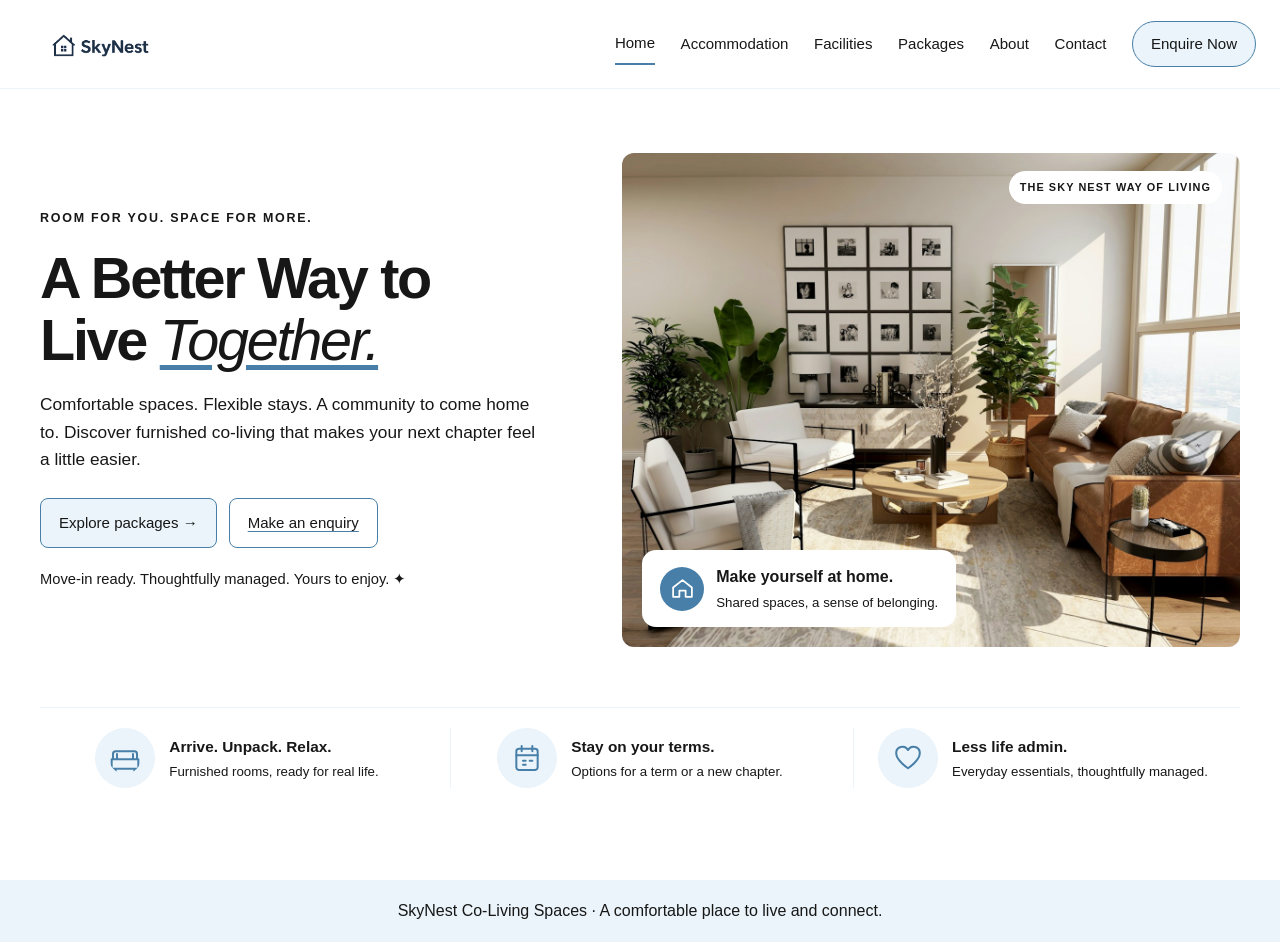
<file: website/index.html>
<!DOCTYPE html>
<html lang="en">
<head>
    <meta charset="UTF-8">
    <meta name="viewport" content="width=device-width, initial-scale=1.0">
    <title>SkyNest Co-Living Spaces</title>
    <link rel="stylesheet" href="style1.css">
</head>
<body>
    <header id="top">
        <div class="header-inner">
            <a class="brand" href="#top" aria-label="SkyNest home">
                <img src="assets/SkyNest House Logo.png" alt="SkyNest">
            </a>
            <nav aria-label="Main navigation">
                <a class="active" href="#top" aria-current="page">Home</a>
                <a href="accommodation.html#accommodation">Accommodation</a>
                <a href="facilities.html">Facilities</a>
                <a href="packages.html">Packages</a>
                <a href="about.html">About</a>
                <a href="contact.html">Contact</a>
                <a class="header-enquire" href="contact.html">Enquire Now</a>
            </nav>
        </div>
    </header>

    <main class="container">
        <section id="about" class="intro">
            <div class="hero-copy">
                <p class="eyebrow">ROOM FOR YOU. SPACE FOR MORE.</p>
                <h1>A Better Way to Live <em>Together.</em></h1>
                <p class="hero-description">Comfortable spaces. Flexible stays. A community to come home to. Discover furnished co-living that makes your next chapter feel a little easier.</p>
                <div class="hero-actions">
                    <a class="button-link" href="packages.html#packages">Explore packages <span aria-hidden="true">→</span></a>
                    <a class="button-link button-secondary" href="contact.html">Make an enquiry</a>
                </div>
                <p class="hero-supporting">Move-in ready. Thoughtfully managed. Yours to enjoy. <span aria-hidden="true">✦</span></p>
            </div>
            <div class="hero-visual">
                <img class="hero-image" src="assets/about-living-room.jpg" alt="A bright shared living room with comfortable seating and large windows">
                <p class="image-label">THE SKY NEST WAY OF LIVING</p>
                <div class="image-card">
                    <span class="image-card-icon" aria-hidden="true">
                        <svg viewBox="0 0 24 24"><path d="M3 11 12 4l9 7v9h-6v-6H9v6H3z"></path></svg>
                    </span>
                    <span class="image-card-copy">
                    <strong>Make yourself at home.</strong>
                    <span>Shared spaces, a sense of belonging.</span>
                    </span>
                </div>
            </div>
        </section>

        <section class="benefits" aria-label="SkyNest benefits">
            <div class="benefit">
                <svg aria-hidden="true" viewBox="0 0 24 24"><path d="M3 13V9a2 2 0 0 1 2-2h14a2 2 0 0 1 2 2v4M2 13h20v7H2zM5 20v2m14-2v2M6 13V9m12 4V9"></path></svg>
                <span><strong>Arrive. Unpack. Relax.</strong><small>Furnished rooms, ready for real life.</small></span>
            </div>
            <div class="benefit">
                <svg aria-hidden="true" viewBox="0 0 24 24"><rect x="4" y="5" width="16" height="16" rx="2"></rect><path d="M8 3v4m8-4v4M4 10h16m-11 4h2m3 0h2m-7 3h2"></path></svg>
                <span><strong>Stay on your terms.</strong><small>Options for a term or a new chapter.</small></span>
            </div>
            <div class="benefit">
                <svg aria-hidden="true" viewBox="0 0 24 24"><path d="M20.8 8.7c0 5.2-8.8 11-8.8 11s-8.8-5.8-8.8-11A4.7 4.7 0 0 1 12 6a4.7 4.7 0 0 1 8.8 2.7Z"></path></svg>
                <span><strong>Less life admin.</strong><small>Everyday essentials, thoughtfully managed.</small></span>
            </div>
        </section>

    </main>

    <footer>
        <p>SkyNest Co-Living Spaces · A comfortable place to live and connect.</p>
    </footer>
</body>
</html>
</file>
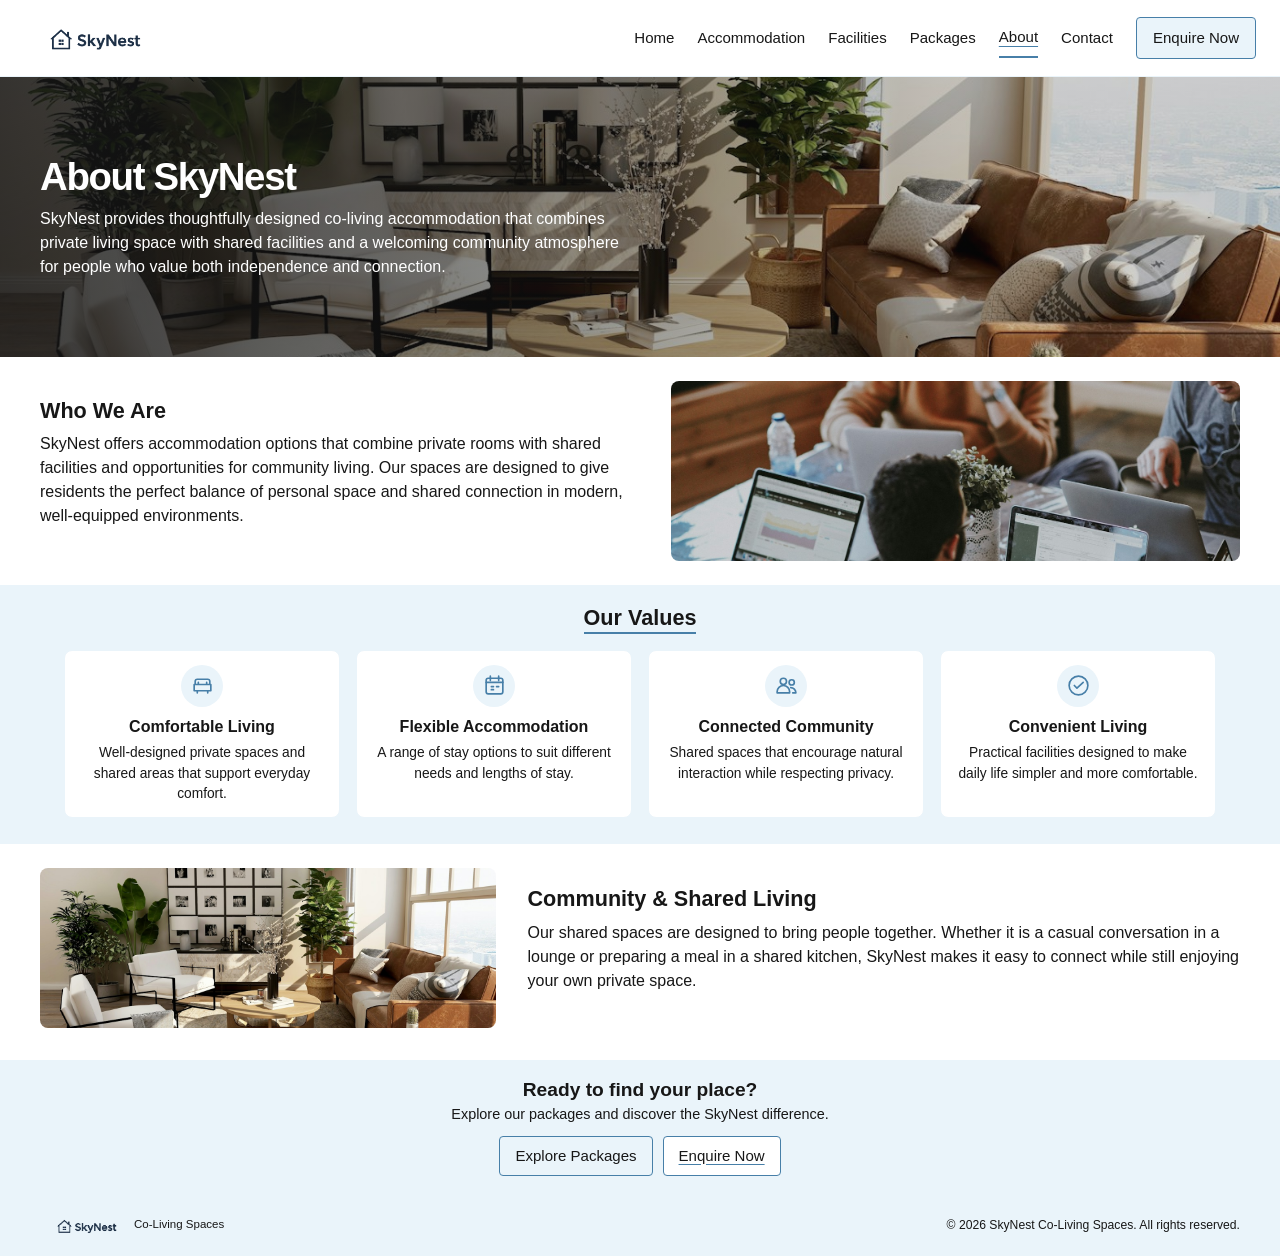
<file: website/about.html>
<!DOCTYPE html>
<html lang="en">
<head>
    <meta charset="UTF-8">
    <meta name="viewport" content="width=device-width, initial-scale=1.0">
    <title>About SkyNest</title>
    <link rel="stylesheet" href="pages.css">
</head>
<body class="subpage">
    <header class="subpage-header">
        <div class="subpage-header-inner">
            <a class="subpage-brand" href="index.html#top" aria-label="SkyNest home">
                <img src="assets/SkyNest House Logo.png" alt="SkyNest">
            </a>
            <nav class="subpage-nav" aria-label="Main navigation">
                <a href="index.html#top">Home</a>
                <a href="accommodation.html#accommodation">Accommodation</a>
                <a href="facilities.html#facilities">Facilities</a>
                <a href="packages.html#packages">Packages</a>
                <a class="current" href="about.html#about" aria-current="page">About</a>
                <a href="contact.html#contact">Contact</a>
                <a class="subpage-enquire" href="contact.html#contact">Enquire Now</a>
            </nav>
        </div>
    </header>

    <main class="subpage-main about-page">
        <section class="about-banner" id="about">
            <img src="assets/about-living-room.jpg" alt="A warm shared living room with a comfortable seating area">
            <div class="about-banner-copy">
                <h1>About SkyNest</h1>
                <p>SkyNest provides thoughtfully designed co-living accommodation that combines private living space with shared facilities and a welcoming community atmosphere for people who value both independence and connection.</p>
            </div>
        </section>

        <div class="about-content">
        <section class="about-intro subpage-section">
            <div>
                <h2>Who We Are</h2>
                <p>SkyNest offers accommodation options that combine private rooms with shared facilities and opportunities for community living. Our spaces are designed to give residents the perfect balance of personal space and shared connection in modern, well-equipped environments.</p>
            </div>
            <img src="assets/about-community.jpg" alt="People working together in a bright shared workspace">
        </section>

        <section class="values-section" aria-labelledby="values-heading">
            <h2 id="values-heading">Our Values</h2>
            <div class="value-grid">
                <article class="value-card">
                    <span class="value-icon" aria-hidden="true">
                        <svg viewBox="0 0 24 24"><path d="M5 11V8a2 2 0 0 1 2-2h10a2 2 0 0 1 2 2v3M4 11h16v6H4zM7 17v2m10-2v2M8 11V9m8 2V9"></path></svg>
                    </span>
                    <h3>Comfortable Living</h3>
                    <p>Well-designed private spaces and shared areas that support everyday comfort.</p>
                </article>
                <article class="value-card">
                    <span class="value-icon" aria-hidden="true">
                        <svg viewBox="0 0 24 24"><rect x="4" y="5" width="16" height="15" rx="2"></rect><path d="M8 3v4m8-4v4M4 9h16m-11 4h2m3 0h2m-7 3h2"></path></svg>
                    </span>
                    <h3>Flexible Accommodation</h3>
                    <p>A range of stay options to suit different needs and lengths of stay.</p>
                </article>
                <article class="value-card">
                    <span class="value-icon" aria-hidden="true">
                        <svg viewBox="0 0 24 24"><circle cx="9" cy="8" r="3"></circle><circle cx="17" cy="9" r="2.5"></circle><path d="M3 19v-1a6 6 0 0 1 12 0v1zm13-5a5 5 0 0 1 5 5h-3"></path></svg>
                    </span>
                    <h3>Connected Community</h3>
                    <p>Shared spaces that encourage natural interaction while respecting privacy.</p>
                </article>
                <article class="value-card">
                    <span class="value-icon" aria-hidden="true">
                        <svg viewBox="0 0 24 24"><circle cx="12" cy="12" r="9"></circle><path d="m8 12 2.5 2.5L16.5 9"></path></svg>
                    </span>
                    <h3>Convenient Living</h3>
                    <p>Practical facilities designed to make daily life simpler and more comfortable.</p>
                </article>
            </div>
        </section>

        <section class="community-section subpage-section">
            <img src="assets/about-living-room.jpg" alt="A bright communal lounge for relaxing and socialising">
            <div>
                <h2>Community &amp; Shared Living</h2>
                <p>Our shared spaces are designed to bring people together. Whether it is a casual conversation in a lounge or preparing a meal in a shared kitchen, SkyNest makes it easy to connect while still enjoying your own private space.</p>
            </div>
        </section>

        <section class="subpage-cta">
            <h2>Ready to find your place?</h2>
            <p>Explore our packages and discover the SkyNest difference.</p>
            <div class="subpage-actions">
                <a class="subpage-button" href="packages.html#packages">Explore Packages</a>
                <a class="subpage-button subpage-button-outline" href="contact.html#contact">Enquire Now</a>
            </div>
        </section>
        </div>
    </main>

    <footer class="subpage-footer">
        <a href="index.html#top" aria-label="SkyNest home"><img src="assets/SkyNest House Logo.png" alt="SkyNest"></a>
        <span>Co-Living Spaces</span>
        <small>© 2026 SkyNest Co-Living Spaces. All rights reserved.</small>
    </footer>
</body>
</html>
</file>
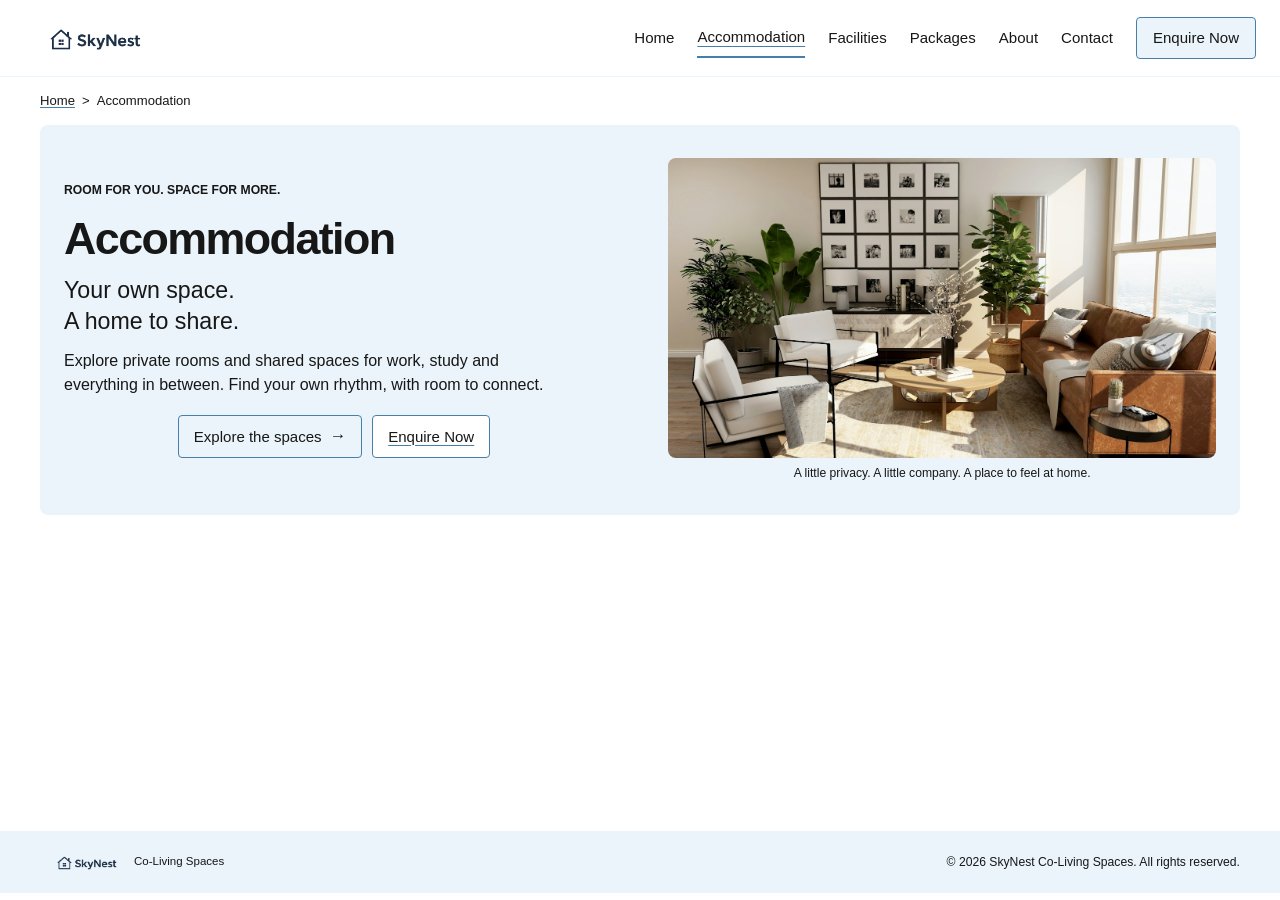
<file: website/accommodation.html>
<!DOCTYPE html>
<html lang="en">
<head>
    <meta charset="UTF-8">
    <meta name="viewport" content="width=device-width, initial-scale=1.0">
    <title>Accommodation | SkyNest</title>
    <link rel="stylesheet" href="pages.css">
</head>
<body class="subpage">
    <header class="subpage-header">
        <div class="subpage-header-inner">
            <a class="subpage-brand" href="index.html#top" aria-label="SkyNest home">
                <img src="assets/SkyNest House Logo.png" alt="SkyNest">
            </a>
            <nav class="subpage-nav" aria-label="Main navigation">
                <a href="index.html#top">Home</a>
                <a class="current" href="accommodation.html#accommodation" aria-current="page">Accommodation</a>
                <a href="facilities.html#facilities">Facilities</a>
                <a href="packages.html#packages">Packages</a>
                <a href="about.html#about">About</a>
                <a href="contact.html#contact">Contact</a>
                <a class="subpage-enquire" href="contact.html#contact">Enquire Now</a>
            </nav>
        </div>
    </header>

    <main class="subpage-main accommodation-page" id="accommodation">
        <nav class="accommodation-breadcrumb" aria-label="Breadcrumb">
            <a href="index.html#top">Home</a>
            <span aria-hidden="true">&gt;</span>
            <span aria-current="page">Accommodation</span>
        </nav>

        <section class="accommodation-hero" aria-labelledby="accommodation-heading">
            <div class="accommodation-copy">
                <p class="accommodation-eyebrow">ROOM FOR YOU. SPACE FOR MORE.</p>
                <h1 id="accommodation-heading">Accommodation</h1>
                <p class="accommodation-tagline">Your own space.<br>A home to share.</p>
                <p class="accommodation-description">Explore private rooms and shared spaces for work, study and everything in between. Find your own rhythm, with room to connect.</p>
                <div class="subpage-actions accommodation-actions">
                    <a class="subpage-button" href="facilities.html#facilities">Explore the spaces <span aria-hidden="true">→</span></a>
                    <a class="subpage-button subpage-button-outline" href="contact.html#contact">Enquire Now</a>
                </div>
            </div>
            <figure class="accommodation-visual">
                <img src="assets/about-living-room.jpg" alt="Bright shared living room with seating and large windows">
                <figcaption>A little privacy. A little company. A place to feel at home.</figcaption>
            </figure>
        </section>
    </main>

    <footer class="subpage-footer">
        <a href="index.html#top" aria-label="SkyNest home"><img src="assets/SkyNest House Logo.png" alt="SkyNest"></a>
        <span>Co-Living Spaces</span>
        <small>© 2026 SkyNest Co-Living Spaces. All rights reserved.</small>
    </footer>
</body>
</html>
</file>
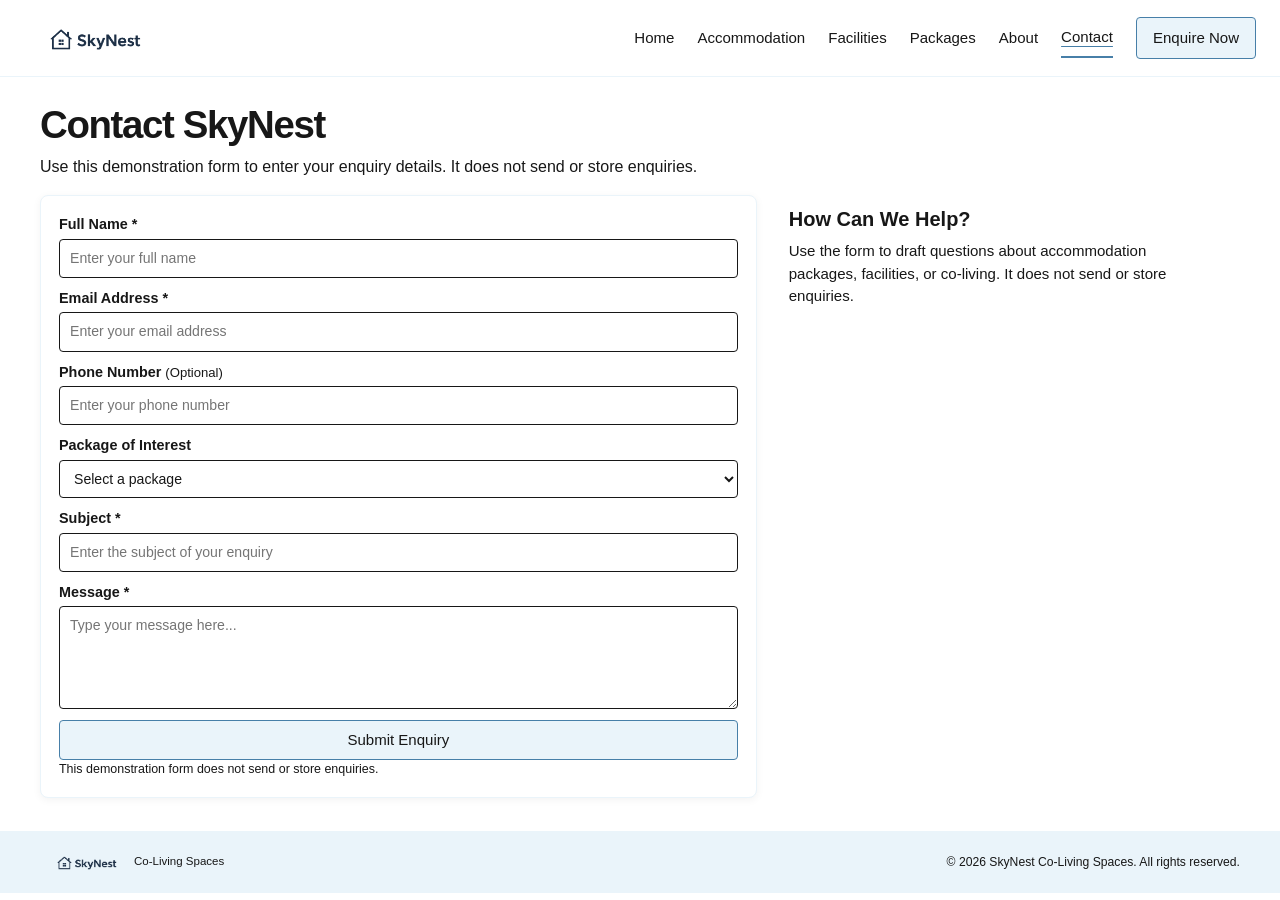
<file: website/contact.html>
<!DOCTYPE html>
<html lang="en">
<head>
    <meta charset="UTF-8">
    <meta name="viewport" content="width=device-width, initial-scale=1.0">
    <title>Contact SkyNest</title>
    <link rel="stylesheet" href="pages.css">
    <script src="pages.js" defer></script>
</head>
<body class="subpage">
    <header class="subpage-header">
        <div class="subpage-header-inner">
            <a class="subpage-brand" href="index.html#top" aria-label="SkyNest home">
                <img src="assets/SkyNest House Logo.png" alt="SkyNest">
            </a>
            <nav class="subpage-nav" aria-label="Main navigation">
                <a href="index.html#top">Home</a>
                <a href="accommodation.html#accommodation">Accommodation</a>
                <a href="facilities.html#facilities">Facilities</a>
                <a href="packages.html#packages">Packages</a>
                <a href="about.html#about">About</a>
                <a class="current" href="contact.html#contact" aria-current="page">Contact</a>
                <a class="subpage-enquire" href="contact.html#contact">Enquire Now</a>
            </nav>
        </div>
    </header>

    <main class="subpage-main contact-page" id="contact">
        <section class="page-heading contact-heading">
            <h1>Contact SkyNest</h1>
            <p>Use this demonstration form to enter your enquiry details. It does not send or store enquiries.</p>
        </section>

        <div class="contact-layout">
            <form class="enquiry-form" id="enquiryForm">
                <label for="enquiry-name">Full Name <span aria-hidden="true">*</span></label>
                <input type="text" id="enquiry-name" name="name" placeholder="Enter your full name" autocomplete="name" required>

                <label for="enquiry-email">Email Address <span aria-hidden="true">*</span></label>
                <input type="email" id="enquiry-email" name="email" placeholder="Enter your email address" autocomplete="email" required>

                <label for="enquiry-phone">Phone Number <span class="optional">(Optional)</span></label>
                <input type="tel" id="enquiry-phone" name="phone" placeholder="Enter your phone number" autocomplete="tel">

                <label for="package-interest">Package of Interest</label>
                <select id="package-interest" name="package">
                    <option value="">Select a package</option>
                    <option value="Premium Stay">Premium Stay</option>
                    <option value="Standard Stay">Standard Stay</option>
                    <option value="Short-Term Stay">Short-Term Stay</option>
                    <option value="Custom Packages">Custom Packages</option>
                </select>

                <label for="enquiry-subject">Subject <span aria-hidden="true">*</span></label>
                <input type="text" id="enquiry-subject" name="subject" placeholder="Enter the subject of your enquiry" required>

                <label for="enquiry-message">Message <span aria-hidden="true">*</span></label>
                <textarea id="enquiry-message" name="message" rows="4" placeholder="Type your message here..." required></textarea>

                <button class="subpage-button submit-enquiry" type="submit">Submit Enquiry</button>
                <p class="form-response" id="enquiry-response" aria-live="polite"></p>
                <p class="form-note">This demonstration form does not send or store enquiries.</p>
            </form>

            <aside class="contact-help">
                <h2>How Can We Help?</h2>
                <p>Use the form to draft questions about accommodation packages, facilities, or co-living. It does not send or store enquiries.</p>
            </aside>
        </div>
    </main>

    <footer class="subpage-footer">
        <a href="index.html#top" aria-label="SkyNest home"><img src="assets/SkyNest House Logo.png" alt="SkyNest"></a>
        <span>Co-Living Spaces</span>
        <small>© 2026 SkyNest Co-Living Spaces. All rights reserved.</small>
    </footer>
</body>
</html>
</file>
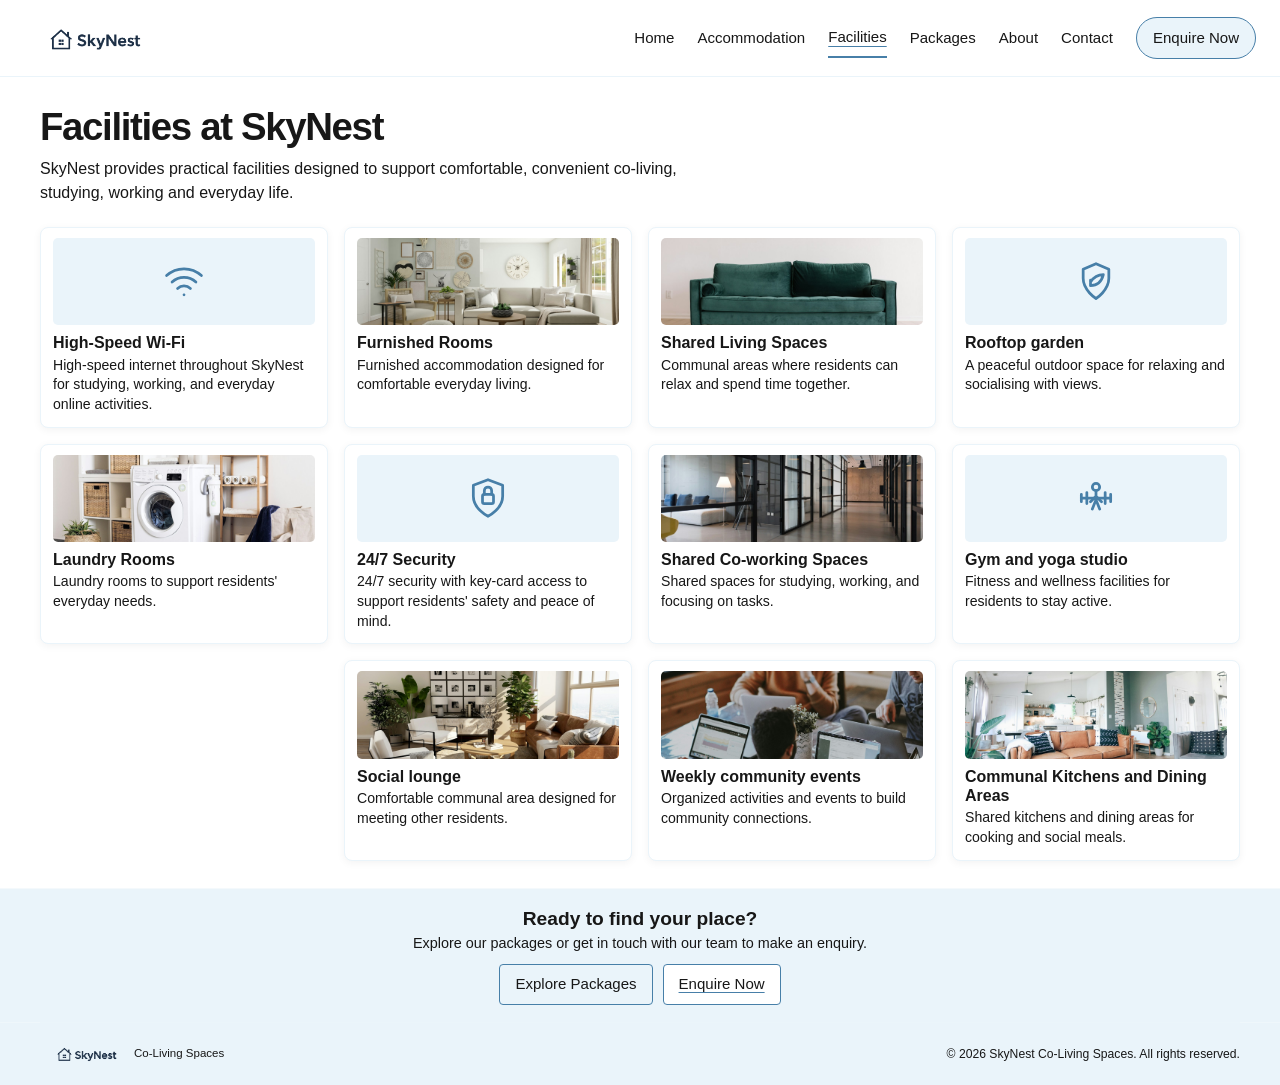
<file: website/facilities.html>
<!DOCTYPE html>
<html lang="en">
<head>
    <meta charset="UTF-8">
    <meta name="viewport" content="width=device-width, initial-scale=1.0">
    <title>Facilities at SkyNest</title>
    <link rel="stylesheet" href="pages.css">
</head>
<body class="subpage facilities-subpage">
    <header class="subpage-header">
        <div class="subpage-header-inner">
            <a class="subpage-brand" href="index.html#top" aria-label="SkyNest home">
                <img src="assets/SkyNest House Logo.png" alt="SkyNest">
            </a>
            <nav class="subpage-nav" aria-label="Main navigation">
                <a href="index.html#top">Home</a>
                <a href="accommodation.html#accommodation">Accommodation</a>
                <a class="current" href="facilities.html#facilities" aria-current="page">Facilities</a>
                <a href="packages.html#packages">Packages</a>
                <a href="about.html#about">About</a>
                <a href="contact.html#contact">Contact</a>
                <a class="subpage-enquire" href="contact.html#contact">Enquire Now</a>
            </nav>
        </div>
    </header>

    <main class="subpage-main facilities-page" id="facilities">
        <section class="page-heading">
            <h1>Facilities at SkyNest</h1>
            <p>SkyNest provides practical facilities designed to support comfortable, convenient co-living, studying, working and everyday life.</p>
        </section>

        <section class="facility-grid" aria-label="SkyNest facilities">
            <article class="facility-card">
                <span class="facility-art facility-icon" aria-hidden="true"><svg viewBox="0 0 24 24"><path d="M2.5 8.5a14 14 0 0 1 19 0M5.5 12a9.5 9.5 0 0 1 13 0m-10 3.5a5 5 0 0 1 7 0M12 19h.01"></path></svg></span>
                <h2>High-Speed Wi-Fi</h2>
                <p>High-speed internet throughout SkyNest for studying, working, and everyday online activities.</p>
            </article>
            <article class="facility-card">
                <img class="facility-art" src="assets/package-premium.jpg" alt="Bright furnished private room with a bed">
                <h2>Furnished Rooms</h2>
                <p>Furnished accommodation designed for comfortable everyday living.</p>
            </article>
            <article class="facility-card">
                <img class="facility-art" src="assets/facility-lounge.jpg" alt="Comfortable seating in a shared living area">
                <h2>Shared Living Spaces</h2>
                <p>Communal areas where residents can relax and spend time together.</p>
            </article>
            <article class="facility-card">
                <span class="facility-art facility-icon" aria-hidden="true"><svg viewBox="0 0 24 24"><path d="M12 21s7-4.4 7-11V5l-7-3-7 3v5c0 6.6 7 11 7 11Z"></path><path d="M9 12c2-3 4-4 7-4-1 4-3 6-7 6m0 0v-3"></path></svg></span>
                <h2>Rooftop garden</h2>
                <p>A peaceful outdoor space for relaxing and socialising with views.</p>
            </article>
            <article class="facility-card">
                <img class="facility-art" src="assets/facility-laundry.jpg" alt="Laundry facilities with a washing machine">
                <h2>Laundry Rooms</h2>
                <p>Laundry rooms to support residents' everyday needs.</p>
            </article>
            <article class="facility-card">
                <span class="facility-art facility-icon" aria-hidden="true"><svg viewBox="0 0 24 24"><path d="M12 22s8-4 8-11V5l-8-3-8 3v6c0 7 8 11 8 11Z"></path><rect x="9" y="10" width="6" height="5" rx="1"></rect><path d="M10 10V8a2 2 0 0 1 4 0v2"></path></svg></span>
                <h2>24/7 Security</h2>
                <p>24/7 security with key-card access to support residents' safety and peace of mind.</p>
            </article>
            <article class="facility-card">
                <img class="facility-art" src="assets/facility-workspace.jpg" alt="Bright shared workspace with desks and seating">
                <h2>Shared Co-working Spaces</h2>
                <p>Shared spaces for studying, working, and focusing on tasks.</p>
            </article>
            <article class="facility-card">
                <span class="facility-art facility-icon" aria-hidden="true"><svg viewBox="0 0 24 24"><path d="M5 12h14M7 9v6m10-6v6M4 10v4m16-4v4"></path><circle cx="12" cy="6" r="2"></circle><path d="M12 8v5m0-2-3 3m3-3 3 3m-3-1-2 5m2-5 2 5"></path></svg></span>
                <h2>Gym and yoga studio</h2>
                <p>Fitness and wellness facilities for residents to stay active.</p>
            </article>
            <article class="facility-card">
                <img class="facility-art" src="assets/about-living-room.jpg" alt="A welcoming shared lounge with comfortable seating">
                <h2>Social lounge</h2>
                <p>Comfortable communal area designed for meeting other residents.</p>
            </article>
            <article class="facility-card">
                <img class="facility-art" src="assets/about-community.jpg" alt="People working and gathering together in a shared space">
                <h2>Weekly community events</h2>
                <p>Organized activities and events to build community connections.</p>
            </article>
            <article class="facility-card">
                <img class="facility-art" src="assets/facility-bedroom.jpg" alt="Open communal kitchen and living area">
                <h2>Communal Kitchens and Dining Areas</h2>
                <p>Shared kitchens and dining areas for cooking and social meals.</p>
            </article>
        </section>

        <section class="subpage-cta">
            <h2>Ready to find your place?</h2>
            <p>Explore our packages or get in touch with our team to make an enquiry.</p>
            <div class="subpage-actions">
                <a class="subpage-button" href="packages.html#packages">Explore Packages</a>
                <a class="subpage-button subpage-button-outline" href="contact.html#contact">Enquire Now</a>
            </div>
        </section>
    </main>

    <footer class="subpage-footer">
        <a href="index.html#top" aria-label="SkyNest home"><img src="assets/SkyNest House Logo.png" alt="SkyNest"></a>
        <span>Co-Living Spaces</span>
        <small>© 2026 SkyNest Co-Living Spaces. All rights reserved.</small>
    </footer>
</body>
</html>
</file>
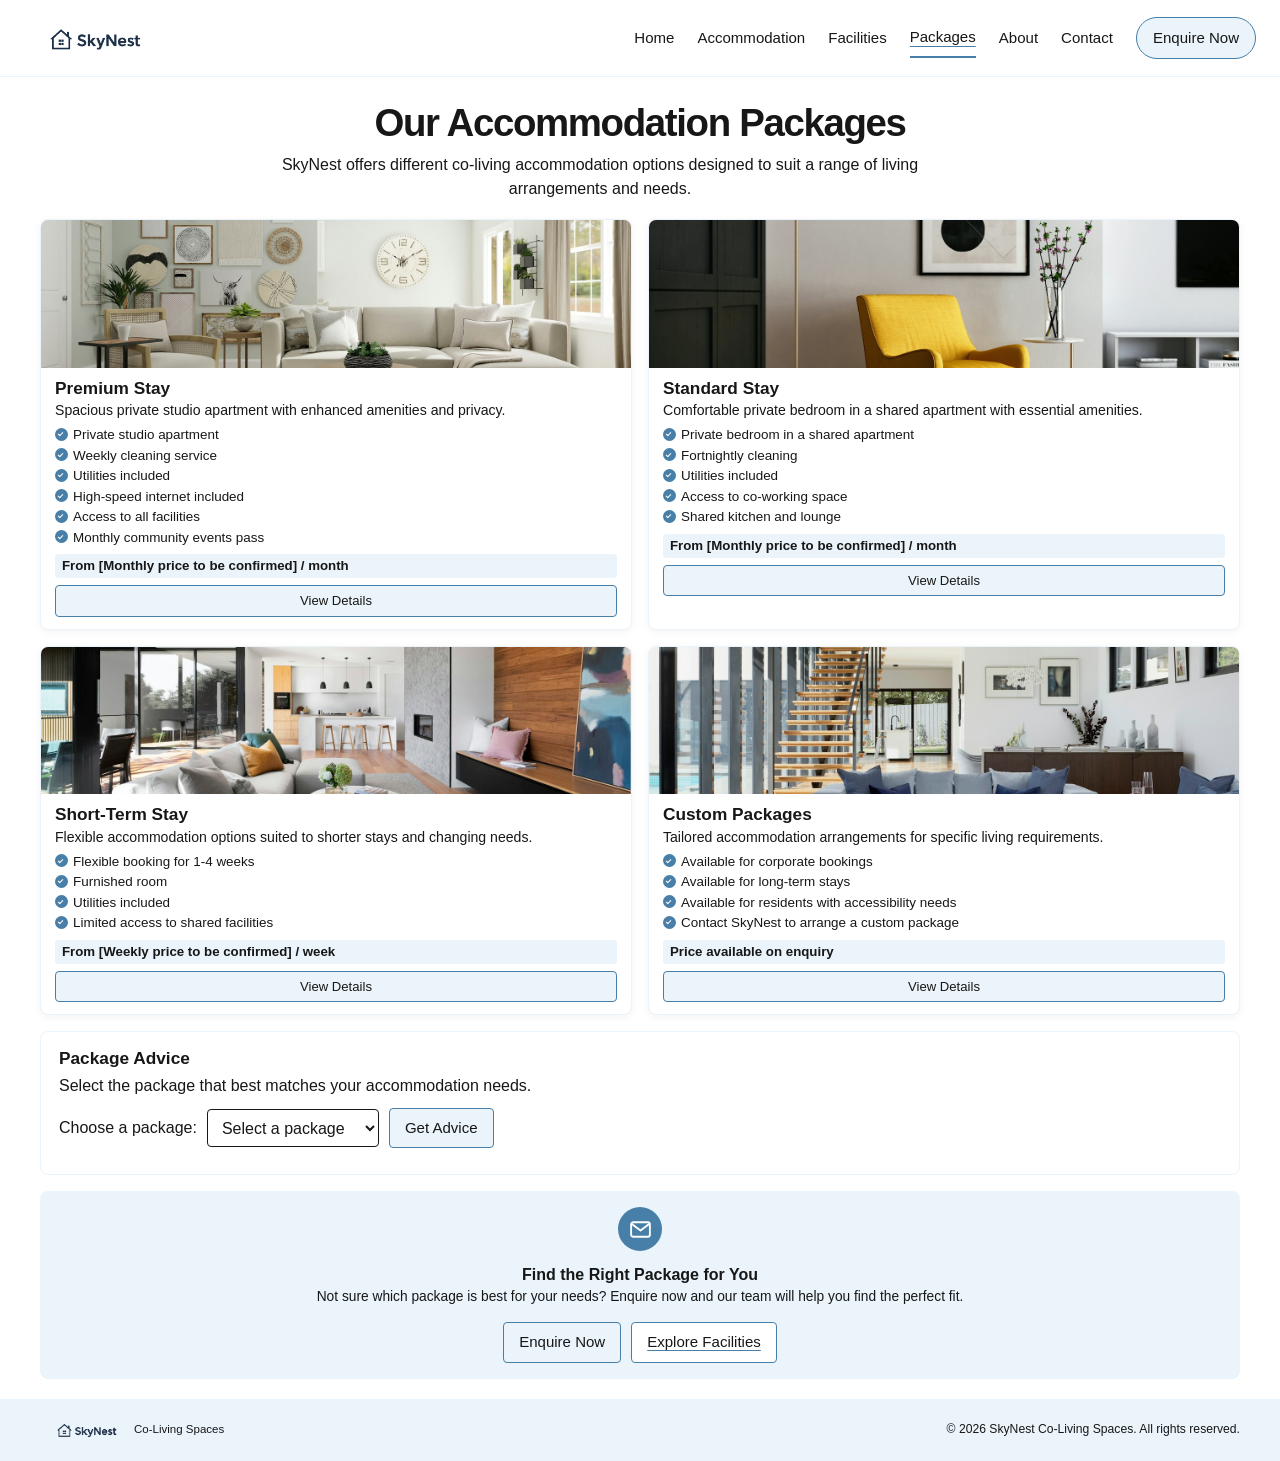
<file: website/packages.html>
<!DOCTYPE html>
<html lang="en">
<head>
    <meta charset="UTF-8">
    <meta name="viewport" content="width=device-width, initial-scale=1.0">
    <title>Accommodation Packages | SkyNest</title>
    <link rel="stylesheet" href="pages.css">
    <script src="pages.js" defer></script>
</head>
<body class="subpage packages-subpage">
    <header class="subpage-header">
        <div class="subpage-header-inner">
            <a class="subpage-brand" href="index.html#top" aria-label="SkyNest home">
                <img src="assets/SkyNest House Logo.png" alt="SkyNest">
            </a>
            <nav class="subpage-nav" aria-label="Main navigation">
                <a href="index.html#top">Home</a>
                <a href="accommodation.html#accommodation">Accommodation</a>
                <a href="facilities.html#facilities">Facilities</a>
                <a class="current" href="packages.html#packages" aria-current="page">Packages</a>
                <a href="about.html#about">About</a>
                <a href="contact.html#contact">Contact</a>
                <a class="subpage-enquire" href="contact.html#contact">Enquire Now</a>
            </nav>
        </div>
    </header>

    <main class="subpage-main packages-page" id="packages">
        <section class="page-heading">
            <h1>Our Accommodation Packages</h1>
            <p>SkyNest offers different co-living accommodation options designed to suit a range of living arrangements and needs.</p>
        </section>

        <section class="package-grid" aria-label="Accommodation packages">
            <article class="package-card" id="premium-stay">
                <img src="assets/package-premium.jpg" alt="Bright premium-style accommodation interior">
                <div class="package-card-copy">
                    <h2>Premium Stay</h2>
                    <p>Spacious private studio apartment with enhanced amenities and privacy.</p>
                    <ul class="package-features">
                        <li>Private studio apartment</li>
                        <li>Weekly cleaning service</li>
                        <li>Utilities included</li>
                        <li>High-speed internet included</li>
                        <li>Access to all facilities</li>
                        <li>Monthly community events pass</li>
                    </ul>
                    <p class="package-price">From [Monthly price to be confirmed] / month</p>
                    <details>
                        <summary class="subpage-button">View Details</summary>
                        <p>Spacious private rooms with enhanced amenities and privacy in a thoughtfully designed co-living environment.</p>
                    </details>
                </div>
            </article>
            <article class="package-card" id="standard-stay">
                <img src="assets/package-standard.jpg" alt="Comfortable standard-style accommodation interior">
                <div class="package-card-copy">
                    <h2>Standard Stay</h2>
                    <p>Comfortable private bedroom in a shared apartment with essential amenities.</p>
                    <ul class="package-features">
                        <li>Private bedroom in a shared apartment</li>
                        <li>Fortnightly cleaning</li>
                        <li>Utilities included</li>
                        <li>Access to co-working space</li>
                        <li>Shared kitchen and lounge</li>
                    </ul>
                    <p class="package-price">From [Monthly price to be confirmed] / month</p>
                    <details>
                        <summary class="subpage-button">View Details</summary>
                        <p>Comfortable private rooms with all essential amenities for everyday living.</p>
                    </details>
                </div>
            </article>
            <article class="package-card" id="short-term-stay">
                <img src="assets/package-short-term.jpg" alt="Light-filled accommodation interior for a short-term stay">
                <div class="package-card-copy">
                    <h2>Short-Term Stay</h2>
                    <p>Flexible accommodation options suited to shorter stays and changing needs.</p>
                    <ul class="package-features">
                        <li>Flexible booking for 1-4 weeks</li>
                        <li>Furnished room</li>
                        <li>Utilities included</li>
                        <li>Limited access to shared facilities</li>
                    </ul>
                    <p class="package-price">From [Weekly price to be confirmed] / week</p>
                    <details>
                        <summary class="subpage-button">View Details</summary>
                        <p>Flexible accommodation options suited to shorter stays and changing needs.</p>
                    </details>
                </div>
            </article>
            <article class="package-card" id="custom-packages">
                <img src="assets/package-custom.jpg" alt="Welcoming accommodation interior for a custom package">
                <div class="package-card-copy">
                    <h2>Custom Packages</h2>
                    <p>Tailored accommodation arrangements for specific living requirements.</p>
                    <ul class="package-features">
                        <li>Available for corporate bookings</li>
                        <li>Available for long-term stays</li>
                        <li>Available for residents with accessibility needs</li>
                        <li>Contact SkyNest to arrange a custom package</li>
                    </ul>
                    <p class="package-price">Price available on enquiry</p>
                    <details>
                        <summary class="subpage-button">View Details</summary>
                        <p>Tailored accommodation arrangements for residents with specific living requirements.</p>
                    </details>
                </div>
            </article>
        </section>

        <section class="package-advice" aria-labelledby="package-advice-heading">
            <h2 id="package-advice-heading">Package Advice</h2>
            <p>Select the package that best matches your accommodation needs.</p>
            <div class="package-advice-controls">
                <label for="package-advice-choice">Choose a package:</label>
                <select id="package-advice-choice">
                    <option value="">Select a package</option>
                    <option value="Premium Stay">Premium Stay</option>
                    <option value="Standard Stay">Standard Stay</option>
                    <option value="Short-Term Stay">Short-Term Stay</option>
                    <option value="Custom Packages">Custom Packages</option>
                </select>
                <button class="subpage-button" id="get-package-advice" type="button">Get Advice</button>
            </div>
            <p id="package-advice-response" aria-live="polite"></p>
        </section>

        <section class="package-contact-cta">
            <span class="contact-cta-icon" aria-hidden="true">
                <svg viewBox="0 0 24 24"><rect x="3" y="5" width="18" height="14" rx="2"></rect><path d="m4 7 8 6 8-6"></path></svg>
            </span>
            <div>
                <h2>Find the Right Package for You</h2>
                <p>Not sure which package is best for your needs? Enquire now and our team will help you find the perfect fit.</p>
            </div>
            <div class="subpage-actions">
                <a class="subpage-button" href="contact.html#contact">Enquire Now</a>
                <a class="subpage-button subpage-button-outline" href="facilities.html#facilities">Explore Facilities</a>
            </div>
        </section>
    </main>

    <footer class="subpage-footer">
        <a href="index.html#top" aria-label="SkyNest home"><img src="assets/SkyNest House Logo.png" alt="SkyNest"></a>
        <span>Co-Living Spaces</span>
        <small>© 2026 SkyNest Co-Living Spaces. All rights reserved.</small>
    </footer>
</body>
</html>
</file>
<file: website/style1.css>
/* Base styles */
:root {
    --sky-font-family: Arial, sans-serif;
    --sky-primary: #477fa8;
    --sky-soft: #eaf4fa;
    --sky-ink: #171717;
    --sky-white: #ffffff;
    --sky-border: var(--sky-soft);
    --sky-paper: var(--sky-white);
    --sky-footer: var(--sky-soft);
    --sky-muted: var(--sky-ink);
}

* {
    box-sizing: border-box;
}

body {
    margin: 0;
    background-color: var(--sky-paper);
    color: var(--sky-ink);
    font-family: var(--sky-font-family);
    line-height: 1.6;
}

.container {
    width: min(100% - 48px, 1200px);
    margin: 0 auto;
}

/* Header and navigation */
header {
    background-color: var(--sky-paper);
    border-bottom: 1px solid var(--sky-border);
}

.header-inner {
    width: min(100% - 48px, 1400px);
    min-height: 88px;
    margin: 0 auto;
    display: flex;
    align-items: center;
    justify-content: space-between;
    gap: 28px;
}

.brand {
    display: inline-flex;
    flex: 0 0 auto;
    align-items: center;
}

.brand img {
    display: block;
    width: 150px;
    height: auto;
}

nav {
    display: flex;
    align-items: center;
    justify-content: flex-end;
    gap: clamp(14px, 2vw, 30px);
}

nav a {
    padding: 8px 0;
    color: var(--sky-ink);
    font-size: 0.94rem;
    text-decoration: none;
    white-space: nowrap;
}

nav a:hover {
    color: var(--sky-ink);
    text-decoration: underline;
    text-decoration-color: var(--sky-primary);
    text-underline-offset: 4px;
}

nav a.active {
    border-bottom: 2px solid var(--sky-primary);
    color: var(--sky-ink);
}

nav a.header-enquire {
    padding: 10px 18px;
    border-radius: 999px;
    background-color: var(--sky-soft);
    border: 1px solid var(--sky-primary);
    color: var(--sky-ink);
}

nav a.header-enquire:hover {
    background-color: var(--sky-white);
    outline: 2px solid var(--sky-primary);
    outline-offset: 1px;
}

/* Hero */
main {
    padding: 0 0 48px;
}

.intro {
    display: grid;
    grid-template-columns: minmax(0, 0.9fr) minmax(0, 1.1fr);
    align-items: center;
    gap: clamp(38px, 6vw, 84px);
    margin: 0;
    padding: 64px 0 60px;
    border: 0;
    border-radius: 0;
    background: transparent;
    box-shadow: none;
}

.hero-copy .eyebrow {
    margin: 0 0 18px;
    color: var(--sky-ink);
    font-size: 0.78rem;
    font-weight: bold;
    letter-spacing: 0.14em;
}

.hero-copy h1 {
    margin: 0 0 20px;
    color: var(--sky-ink);
    font-size: clamp(2.6rem, 4.5vw, 4.35rem);
    font-weight: 700;
    letter-spacing: -0.04em;
    line-height: 1.08;
}

.hero-copy h1 em {
    color: var(--sky-ink);
    text-decoration: underline;
    text-decoration-color: var(--sky-primary);
    text-underline-offset: 5px;
    font-weight: 400;
}

.hero-description {
    max-width: 500px;
    margin: 0 0 24px;
    color: var(--sky-muted);
    font-size: 1.08rem;
}

.hero-actions {
    display: flex;
    flex-wrap: wrap;
    gap: 12px;
}

.button-link,
button {
    display: inline-block;
    padding: 12px 18px;
    border: 1px solid var(--sky-primary);
    border-radius: 8px;
    background-color: var(--sky-soft);
    color: var(--sky-ink);
    font: inherit;
    font-size: 0.94rem;
    text-decoration: none;
    cursor: pointer;
}

.button-link:hover,
button:hover {
    background-color: var(--sky-white);
    outline: 2px solid var(--sky-primary);
    outline-offset: 1px;
}

.button-link.button-secondary {
    background-color: transparent;
    color: var(--sky-ink);
    border-color: var(--sky-primary);
    border-radius: 8px;
    text-decoration: underline;
    text-decoration-color: var(--sky-primary);
    text-underline-offset: 3px;
}

.button-link.button-secondary:hover {
    background-color: var(--sky-soft);
}

a:focus-visible,
button:focus-visible {
    outline: 3px solid var(--sky-primary);
    outline-offset: 2px;
}

.hero-supporting {
    margin: 20px 0 0;
    color: var(--sky-muted);
    font-size: 0.92rem;
}

.hero-visual {
    position: relative;
    min-width: 0;
}

.hero-image {
    display: block;
    width: 100%;
    aspect-ratio: 1.25;
    border-radius: 12px;
    object-fit: cover;
}

.image-label {
    position: absolute;
    top: 18px;
    right: 18px;
    margin: 0;
    padding: 8px 11px;
    border-radius: 999px;
    background-color: var(--sky-paper);
    color: var(--sky-ink);
    font-size: 0.68rem;
    font-weight: bold;
    letter-spacing: 0.1em;
}

.image-card {
    position: absolute;
    bottom: 20px;
    left: 20px;
    display: flex;
    align-items: center;
    gap: 12px;
    max-width: calc(100% - 40px);
    padding: 14px 18px;
    border-radius: 14px;
    background-color: var(--sky-white);
    color: var(--sky-ink);
}

.image-card-icon {
    display: grid;
    width: 44px;
    height: 44px;
    flex: 0 0 auto;
    place-items: center;
    border-radius: 50%;
    background: var(--sky-primary);
    color: var(--sky-white);
}

.image-card-icon svg {
    width: 25px;
    fill: none;
    stroke: currentColor;
    stroke-linecap: round;
    stroke-linejoin: round;
    stroke-width: 1.7;
}

.image-card span.image-card-icon {
    color: var(--sky-white);
    font-size: 1rem;
}

.image-card-copy {
    display: grid;
    gap: 2px;
}

.image-card strong {
    font-size: 1rem;
}

.image-card span {
    color: var(--sky-muted);
    font-size: 0.83rem;
}

/* Benefits strip */
.benefits {
    display: flex;
    width: 100%;
    margin: 0 0 24px;
    padding: 20px 8px;
    justify-content: space-between;
    gap: 24px;
    border-radius: 0;
    border-top: 1px solid var(--sky-border);
    background-color: transparent;
    box-shadow: none;
}

.benefit {
    display: flex;
    align-items: center;
    justify-content: center;
    gap: 14px;
    color: var(--sky-ink);
    font-size: 0.96rem;
    flex: 1 1 0;
    min-width: 0;
}

.benefit + .benefit {
    border-left: 1px solid var(--sky-border);
}

.benefit span {
    display: grid;
    gap: 3px;
}

.benefit strong {
    font-weight: 700;
}

.benefit small {
    color: var(--sky-muted);
    font-size: 0.83rem;
    line-height: 1.4;
}

.benefit svg {
    width: 60px;
    height: 60px;
    flex: 0 0 auto;
    padding: 14px;
    border-radius: 50%;
    background: var(--sky-soft);
    fill: none;
    stroke: var(--sky-primary);
    stroke-linecap: round;
    stroke-linejoin: round;
    stroke-width: 1.5;
}

/* Footer */
footer {
    padding: 18px;
    background-color: var(--sky-footer);
    color: var(--sky-ink);
    text-align: center;
}

footer p {
    margin: 0;
}

@media (max-width: 900px) {
    .header-inner {
        min-height: 80px;
        flex-wrap: wrap;
        justify-content: center;
        gap: 4px 24px;
        padding: 14px 0;
    }

    nav {
        justify-content: center;
        flex-wrap: wrap;
        gap: 8px 20px;
    }

    .intro {
        gap: 32px;
        padding: 48px 0;
    }

    .hero-copy h1 {
        font-size: clamp(2.4rem, 5vw, 3.5rem);
    }
}

@media (max-width: 680px) {
    .container,
    .header-inner {
        width: min(100% - 32px, 1200px);
    }

    .header-inner {
        align-items: flex-start;
    }

    .brand img {
        width: 132px;
    }

    nav {
        width: 100%;
        justify-content: flex-start;
        gap: 4px 18px;
    }

    nav a {
        font-size: 0.88rem;
    }

    .intro {
        grid-template-columns: 1fr;
        gap: 30px;
        padding: 42px 0;
    }

    .hero-copy h1 {
        max-width: 520px;
        font-size: clamp(2.5rem, 10vw, 3.5rem);
    }

    .hero-image {
        aspect-ratio: 1.1;
    }

    .benefits {
        flex-direction: column;
        align-items: flex-start;
        gap: 16px;
        padding: 18px 0;
    }

    .benefit {
        justify-content: flex-start;
        width: 100%;
    }

    .benefit + .benefit {
        padding-top: 14px;
        border-top: 1px solid var(--sky-border);
        border-left: 0;
    }

}
</file>
<file: website/pages.css>
/* Shared color tokens for the supporting pages. */
:root {
    --sky-font-family: Arial, sans-serif;
    --sky-primary: #477fa8;
    --sky-soft: #eaf4fa;
    --sky-ink: #171717;
    --sky-white: #ffffff;
    --sky-border: var(--sky-soft);
    --sky-paper: var(--sky-white);
    --sky-footer: var(--sky-soft);
    --sky-control-border: var(--sky-ink);
}

body.subpage {
    --page-ink: var(--sky-ink);
    --page-muted: var(--sky-ink);
    --page-blue: var(--sky-primary);
    --page-blue-dark: var(--sky-ink);
    --page-blue-pale: var(--sky-soft);
    --page-border: var(--sky-border);
    margin: 0;
    background: var(--sky-paper);
    color: var(--page-ink);
    font-family: var(--sky-font-family);
    line-height: 1.5;
}

.subpage *,
.subpage *::before,
.subpage *::after {
    box-sizing: border-box;
}

.subpage-header {
    position: relative;
    z-index: 1;
    border-bottom: 1px solid var(--page-border);
    background: var(--sky-paper);
}

.subpage-header-inner {
    width: min(100% - 48px, 1400px);
    min-height: 76px;
    margin: 0 auto;
    display: flex;
    align-items: center;
    justify-content: space-between;
    gap: 24px;
}

.subpage-brand {
    display: inline-flex;
    flex: 0 0 auto;
    align-items: center;
}

.subpage-brand img {
    display: block;
    width: 140px;
    height: auto;
}

.subpage-nav {
    display: flex;
    align-items: center;
    justify-content: flex-end;
    gap: clamp(12px, 1.8vw, 26px);
}

.subpage-nav a {
    padding: 8px 0;
    color: var(--page-ink);
    font-size: 0.94rem;
    text-decoration: none;
    white-space: nowrap;
}

.subpage-nav a:hover,
.subpage-nav a.current {
    color: var(--page-ink);
    text-decoration: underline;
    text-decoration-color: var(--page-blue);
    text-underline-offset: 4px;
}

.subpage-nav a.current {
    border-bottom: 2px solid var(--page-blue);
}

.subpage-nav a.subpage-enquire {
    padding: 9px 16px;
    border: 1px solid var(--page-blue);
    border-radius: 4px;
    background: var(--page-blue-pale);
    color: var(--page-ink);
}

body.subpage.facilities-subpage .subpage-nav a.subpage-enquire,
body.subpage.packages-subpage .subpage-nav a.subpage-enquire {
    border-radius: 999px;
}

.subpage-nav a.subpage-enquire:hover,
.subpage-button:hover {
    background: var(--sky-white);
    color: var(--page-ink);
    outline: 2px solid var(--page-blue);
    outline-offset: 1px;
}

.subpage-main {
    width: min(100% - 48px, 1200px);
    min-height: calc(100vh - 146px);
    margin: 0 auto;
}

.subpage-main.about-page {
    width: 100%;
    max-width: none;
}

.about-content {
    width: min(100% - 48px, 1200px);
    margin: 0 auto;
}

.subpage-main h1,
.subpage-main h2,
.subpage-main h3,
.subpage-main p {
    margin-top: 0;
}

.subpage-main h1 {
    margin-bottom: 8px;
    font-size: clamp(1.9rem, 3vw, 2.65rem);
    line-height: 1.15;
    letter-spacing: -0.035em;
}

.subpage-main h2 {
    margin-bottom: 8px;
    font-size: 1.35rem;
    line-height: 1.25;
}

.subpage-main p {
    color: var(--page-muted);
}

.page-heading {
    max-width: 760px;
    padding: 28px 0 18px;
}

.page-heading p {
    max-width: 680px;
    margin-bottom: 0;
}

/* Accommodation page */
.accommodation-page {
    padding-bottom: 24px;
}

.accommodation-breadcrumb {
    display: flex;
    align-items: center;
    gap: 7px;
    padding: 14px 0;
    color: var(--page-muted);
    font-size: 0.82rem;
}

.accommodation-breadcrumb a {
    color: var(--page-ink);
    text-decoration: underline;
    text-decoration-color: var(--page-blue);
    text-underline-offset: 2px;
}

.accommodation-hero {
    display: grid;
    grid-template-columns: minmax(0, 1fr) minmax(0, 0.95fr);
    align-items: center;
    gap: 28px;
    min-height: 390px;
    padding: 24px;
    border-radius: 8px;
    background: var(--sky-soft);
}

.accommodation-copy {
    max-width: 540px;
}

.accommodation-eyebrow {
    margin-bottom: 14px;
    color: var(--page-ink) !important;
    font-size: 0.76rem;
    font-weight: 700;
}

.accommodation-copy h1 {
    margin-bottom: 10px;
    font-size: clamp(2.2rem, 4vw, 2.8rem);
}

.accommodation-tagline {
    margin-bottom: 12px;
    color: var(--page-ink) !important;
    font-size: clamp(1.2rem, 2vw, 1.45rem);
    line-height: 1.35;
}

.accommodation-description {
    max-width: 480px;
    margin-bottom: 18px;
}

.accommodation-actions {
    justify-content: flex-start;
}

.accommodation-actions .subpage-button span {
    margin-left: 8px;
    font-size: 1.1em;
}

.accommodation-visual {
    min-width: 0;
    margin: 0;
}

.accommodation-visual img {
    display: block;
    width: 100%;
    height: 300px;
    border-radius: 8px;
    object-fit: cover;
    object-position: center;
}

.accommodation-visual figcaption {
    padding-top: 6px;
    color: var(--page-muted);
    font-size: 0.76rem;
    text-align: center;
}

/* About page */
.about-banner {
    position: relative;
    height: clamp(190px, 25vw, 280px);
    overflow: hidden;
    background: var(--sky-ink);
}

.about-banner::after {
    position: absolute;
    inset: 0;
    background: linear-gradient(90deg, rgb(23 23 23 / 82%), rgb(23 23 23 / 20%) 78%);
    content: "";
}

.about-banner > img {
    width: 100%;
    height: 100%;
    object-fit: cover;
    object-position: center 56%;
}

.about-banner-copy {
    position: absolute;
    z-index: 1;
    top: 50%;
    left: max(24px, calc((100vw - 1200px) / 2));
    width: min(620px, calc(100% - 48px));
    transform: translateY(-50%);
}

.about-banner-copy h1,
.about-banner-copy p {
    color: var(--sky-white);
}

.about-banner-copy p {
    max-width: 600px;
    margin: 0;
}

.subpage-section {
    display: grid;
    align-items: center;
    gap: 32px;
    padding: 24px 0;
}

.about-intro {
    grid-template-columns: 1fr 0.95fr;
}

.about-intro > div {
    max-width: 590px;
}

.about-intro img,
.community-section img {
    display: block;
    width: 100%;
    height: 180px;
    border-radius: 8px;
    object-fit: cover;
}

.values-section {
    margin: 0;
    padding: 20px 24px 26px;
    background: var(--sky-soft);
    text-align: center;
    box-shadow: 0 0 0 100vmax var(--sky-soft);
    clip-path: inset(0 -100vmax);
}

.values-section > h2 {
    display: inline-block;
    margin-bottom: 16px;
    border-bottom: 2px solid var(--page-blue);
}

.value-grid {
    display: grid;
    grid-template-columns: repeat(4, minmax(0, 1fr));
    gap: 16px;
}

.value-card {
    min-height: 142px;
    padding: 14px 14px 12px;
    border: 1px solid var(--sky-border);
    border-radius: 8px;
    background: var(--sky-white);
}

.value-icon,
.contact-cta-icon {
    display: grid;
    place-items: center;
    color: var(--page-blue);
}

.value-icon {
    width: 42px;
    height: 42px;
    margin: 0 auto 8px;
    border-radius: 50%;
    background: var(--page-blue-pale);
}

.value-icon svg {
    width: 25px;
    height: 25px;
    fill: none;
    stroke: currentColor;
    stroke-linecap: round;
    stroke-linejoin: round;
    stroke-width: 1.6;
}

.value-card h3 {
    margin-bottom: 4px;
    font-size: 1rem;
}

.value-card p {
    margin-bottom: 0;
    font-size: 0.86rem;
}

.community-section {
    grid-template-columns: 0.78fr 1.22fr;
}

.community-section img {
    height: 160px;
}

.subpage-cta {
    margin: 8px 0 0;
    padding: 18px 24px;
    background: var(--page-blue-pale);
    text-align: center;
    box-shadow: 0 0 0 100vmax var(--page-blue-pale);
    clip-path: inset(0 -100vmax);
}

.subpage-cta h2 {
    margin-bottom: 2px;
    font-size: 1.2rem;
}

.subpage-cta p {
    margin-bottom: 10px;
    font-size: 0.9rem;
}

.subpage-actions {
    display: flex;
    flex-wrap: wrap;
    justify-content: center;
    gap: 10px;
}

.subpage-button {
    display: inline-flex;
    min-height: 36px;
    align-items: center;
    justify-content: center;
    padding: 8px 15px;
    border: 1px solid var(--page-blue);
    border-radius: 4px;
    background: var(--page-blue-pale);
    color: var(--page-ink);
    font: inherit;
    font-size: 0.94rem;
    text-align: center;
    text-decoration: none;
    cursor: pointer;
}

.subpage-button.subpage-button-outline {
    background: var(--sky-white);
    color: var(--page-ink);
    text-decoration: underline;
    text-decoration-color: var(--page-blue);
    text-underline-offset: 3px;
}

.subpage-button.subpage-button-outline:hover {
    background: var(--page-blue-pale);
}

/* Facilities page */
.facility-grid {
    display: grid;
    grid-template-columns: repeat(4, minmax(0, 1fr));
    gap: 16px;
    padding: 4px 0 20px;
}

.facility-card:nth-last-child(3) {
    grid-column: 2;
}

.facility-card:nth-last-child(2) {
    grid-column: 3;
}

.facility-card:last-child {
    grid-column: 4;
}

.facility-card {
    min-width: 0;
    min-height: 0;
    padding: 10px 12px 12px;
    border: 1px solid var(--page-border);
    border-radius: 8px;
    background: var(--sky-white);
    box-shadow: 0 2px 8px rgb(23 23 23 / 5%);
}

.facility-art {
    display: block;
    width: 100%;
    height: auto;
    aspect-ratio: 3 / 1;
    margin: 0 0 8px;
    border-radius: 5px;
    object-fit: cover;
}

.facility-icon {
    display: grid;
    place-items: center;
    background: var(--page-blue-pale);
    color: var(--page-blue);
}

.facility-icon svg {
    width: 44px;
    height: 44px;
    fill: none;
    stroke: currentColor;
    stroke-linecap: round;
    stroke-linejoin: round;
    stroke-width: 1.5;
}

.facility-card h2 {
    margin-bottom: 3px;
    font-size: 1rem;
    line-height: 1.2;
}

.facility-card p {
    margin-bottom: 0;
    font-size: 0.88rem;
    line-height: 1.4;
}

/* Packages page */
.packages-page .page-heading {
    padding-top: 24px;
    margin-right: auto;
    margin-left: auto;
    text-align: center;
}

.package-grid {
    display: grid;
    grid-template-columns: repeat(2, minmax(0, 1fr));
    gap: 16px;
}

.package-card {
    overflow: hidden;
    border: 1px solid var(--page-border);
    border-radius: 8px;
    background: var(--sky-white);
    box-shadow: 0 2px 8px rgb(23 23 23 / 5%);
}

.package-card > img {
    display: block;
    width: 100%;
    height: auto;
    aspect-ratio: 4 / 1;
    object-fit: cover;
}

.package-card-copy {
    padding: 10px 14px 12px;
}

.package-card h2 {
    margin-bottom: 2px;
    font-size: 1.08rem;
}

.package-card p {
    min-height: 0;
    margin-bottom: 6px;
    font-size: 0.88rem;
    line-height: 1.35;
}

.package-card .package-features {
    display: grid;
    gap: 3px;
    margin: 0 0 8px;
    padding: 0;
    list-style: none;
    color: var(--page-ink);
    font-size: 0.84rem;
    line-height: 1.3;
}

.package-features li {
    position: relative;
    padding-left: 18px;
}

.package-features li::before {
    position: absolute;
    top: 0.12em;
    left: 0;
    width: 13px;
    height: 13px;
    border-radius: 50%;
    background: var(--page-blue);
    content: "";
}

.package-features li::after {
    position: absolute;
    top: 0.38em;
    left: 4px;
    width: 3px;
    height: 5px;
    border-right: 1.5px solid var(--sky-white);
    border-bottom: 1.5px solid var(--sky-white);
    content: "";
    transform: rotate(45deg);
}

.package-card .package-price {
    margin: 0 0 7px;
    padding: 3px 7px;
    border-radius: 4px;
    background: var(--page-blue-pale);
    color: var(--page-ink);
    font-size: 0.83rem;
    font-weight: 600;
}

.package-card details > p {
    margin: 8px 0 0;
    font-size: 0.82rem;
}

.package-card details summary {
    list-style: none;
}

.package-card details summary::-webkit-details-marker {
    display: none;
}

.package-card .subpage-button {
    width: 100%;
    min-height: 30px;
    padding: 5px 12px;
    font-size: 0.82rem;
}

.package-advice {
    margin: 16px 0;
    padding: 16px 18px;
    border: 1px solid var(--page-border);
    border-radius: 8px;
    background: var(--sky-white);
}

.package-advice h2 {
    margin-bottom: 4px;
    font-size: 1.08rem;
}

.package-advice > p {
    margin-bottom: 10px;
}

.package-advice-controls {
    display: flex;
    align-items: center;
    flex-wrap: wrap;
    gap: 10px;
}

.package-advice-controls select {
    min-height: 38px;
    padding: 6px 10px;
    border: 1px solid var(--sky-control-border);
    border-radius: 4px;
    background: var(--sky-white);
    color: var(--page-ink);
    font: inherit;
}

.package-advice-controls .subpage-button {
    font: inherit;
    font-size: 0.94rem;
    cursor: pointer;
}

#package-advice-response {
    margin: 10px 0 0;
}

.package-contact-cta {
    display: flex;
    flex-direction: column;
    align-items: center;
    gap: 14px;
    margin: 16px 0 20px;
    padding: 16px 18px;
    border-radius: 8px;
    background: var(--page-blue-pale);
    text-align: center;
}

.contact-cta-icon {
    width: 44px;
    height: 44px;
    flex: 0 0 auto;
    border-radius: 50%;
    background: var(--page-blue);
    color: var(--sky-white);
}

.contact-cta-icon svg {
    width: 25px;
    height: 25px;
    fill: none;
    stroke: currentColor;
    stroke-linecap: round;
    stroke-linejoin: round;
    stroke-width: 1.8;
}

.package-contact-cta > div:nth-child(2) {
    flex: 1 1 auto;
    max-width: 680px;
}

.package-contact-cta h2 {
    margin-bottom: 2px;
    font-size: 1rem;
}

.package-contact-cta p {
    margin-bottom: 0;
    font-size: 0.86rem;
}

.package-contact-cta .subpage-actions {
    flex: 0 0 auto;
}

/* Contact page */
.contact-heading {
    padding: 26px 0 16px;
}

.contact-layout {
    display: grid;
    grid-template-columns: minmax(0, 1.35fr) minmax(240px, 0.85fr);
    align-items: start;
    gap: 32px;
}

.enquiry-form {
    padding: 18px;
    border: 1px solid var(--page-border);
    border-radius: 8px;
    background: var(--sky-white);
    box-shadow: 0 2px 8px rgb(23 23 23 / 5%);
}

.enquiry-form label {
    display: block;
    margin: 0 0 3px;
    font-size: 0.9rem;
    font-weight: 600;
}

.enquiry-form label span:not(.optional) {
    color: var(--page-ink);
}

.enquiry-form .optional {
    color: var(--page-muted);
    font-size: 0.82rem;
    font-weight: normal;
}

.enquiry-form input,
.enquiry-form select,
.enquiry-form textarea {
    display: block;
    width: 100%;
    min-height: 38px;
    margin: 0 0 10px;
    padding: 8px 10px;
    border: 1px solid var(--sky-control-border);
    border-radius: 4px;
    background: var(--sky-white);
    color: var(--page-ink);
    font: inherit;
    font-size: 0.88rem;
}

.enquiry-form textarea {
    min-height: 72px;
    resize: vertical;
}

.enquiry-form input:focus,
.enquiry-form select:focus,
.enquiry-form textarea:focus,
.subpage a:focus-visible,
.subpage button:focus-visible,
.subpage summary:focus-visible {
    outline: 3px solid var(--page-blue);
    outline-offset: 2px;
}

.submit-enquiry {
    width: 100%;
    margin-top: 1px;
}

.form-response {
    margin: 10px 0 0;
    color: var(--page-ink) !important;
    border-left: 3px solid var(--page-blue);
    padding-left: 8px;
    font-weight: 600;
}

.form-note {
    margin: 8px 0 0;
    font-size: 0.78rem;
}

.contact-help {
    padding-top: 12px;
}

.contact-help h2 {
    font-size: 1.25rem;
}

.contact-help p {
    max-width: 390px;
    font-size: 0.94rem;
}

/* Shared footer */
.subpage-footer {
    min-height: 62px;
    display: flex;
    align-items: center;
    gap: 8px;
    padding: 10px max(24px, calc((100vw - 1200px) / 2));
    background: var(--sky-footer);
    color: var(--sky-ink);
}

.subpage-footer a {
    display: inline-flex;
    align-items: center;
}

.subpage-footer img {
    display: block;
    width: 92px;
    height: auto;
    filter: none;
}

.subpage-footer > span {
    margin-left: -6px;
    font-size: 0.72rem;
}

.subpage-footer small {
    margin-left: auto;
    font-size: 0.76rem;
}

@media (max-width: 920px) {
    .subpage-header-inner {
        flex-wrap: wrap;
        justify-content: center;
        gap: 2px 20px;
        padding: 10px 0;
    }

    .subpage-nav {
        justify-content: center;
        flex-wrap: wrap;
        gap: 4px 18px;
    }

    .about-banner-copy {
        left: 24px;
    }

    .accommodation-hero {
        gap: 20px;
        min-height: 340px;
        padding: 20px;
    }

    .accommodation-visual img {
        height: 260px;
    }

    .value-grid {
        grid-template-columns: repeat(2, minmax(0, 1fr));
    }
}

@media (max-width: 720px) {
    .facility-grid {
        grid-template-columns: repeat(2, minmax(0, 1fr));
    }

    .facility-card:nth-last-child(3),
    .facility-card:nth-last-child(2),
    .facility-card:last-child {
        grid-column: auto;
    }
}

@media (max-width: 640px) {
    .subpage-header-inner,
    .subpage-main {
        width: min(100% - 32px, 1200px);
    }

    .subpage-header-inner {
        align-items: flex-start;
        justify-content: flex-start;
    }

    .subpage-brand img {
        width: 126px;
    }

    .subpage-nav {
        width: 100%;
        justify-content: flex-start;
        gap: 4px 16px;
    }

    .subpage-nav a {
        font-size: 0.88rem;
    }

    .subpage-main {
        min-height: calc(100vh - 180px);
    }

    .about-content {
        width: min(100% - 32px, 1200px);
    }

    .values-section {
        padding: 20px 16px 24px;
    }

    .about-banner {
        height: 240px;
    }

    .about-banner-copy {
        left: 16px;
        width: calc(100% - 32px);
    }

    .about-banner-copy p {
        font-size: 0.9rem;
    }

    .accommodation-page {
        padding-bottom: 20px;
    }

    .accommodation-breadcrumb {
        padding: 12px 0;
    }

    .accommodation-hero {
        grid-template-columns: 1fr;
        gap: 16px;
        min-height: 0;
        padding: 18px;
    }

    .accommodation-copy h1 {
        font-size: 2rem;
    }

    .accommodation-visual img {
        height: 200px;
    }

    .about-intro,
    .community-section,
    .contact-layout {
        grid-template-columns: 1fr;
        gap: 16px;
    }

    .about-intro img {
        order: -1;
        height: 170px;
    }

    .facility-grid,
    .package-grid {
        grid-template-columns: repeat(2, minmax(0, 1fr));
    }

    .value-grid {
        grid-template-columns: 1fr;
    }

    .facility-card:nth-last-child(3),
    .facility-card:nth-last-child(2),
    .facility-card:last-child {
        grid-column: auto;
    }

    .value-card {
        min-height: 0;
    }

    .facility-card {
        min-height: 0;
    }

    .package-card > img {
        height: 180px;
    }

    .facility-art {
        height: 160px;
        margin-top: 0;
    }

    .package-contact-cta {
        flex-wrap: wrap;
    }

    .package-contact-cta .subpage-actions {
        width: 100%;
    }

    .subpage-footer {
        flex-wrap: wrap;
        padding: 12px 16px;
    }

    .subpage-footer small {
        width: 100%;
        margin: 0;
    }
}

@media (max-width: 560px) {
    .value-grid,
    .facility-grid,
    .package-grid {
        grid-template-columns: 1fr;
    }

    .facility-card:nth-last-child(3),
    .facility-card:nth-last-child(2),
    .facility-card:last-child {
        grid-column: auto;
    }

    .package-card > img {
        height: 190px;
    }
}
</file>
